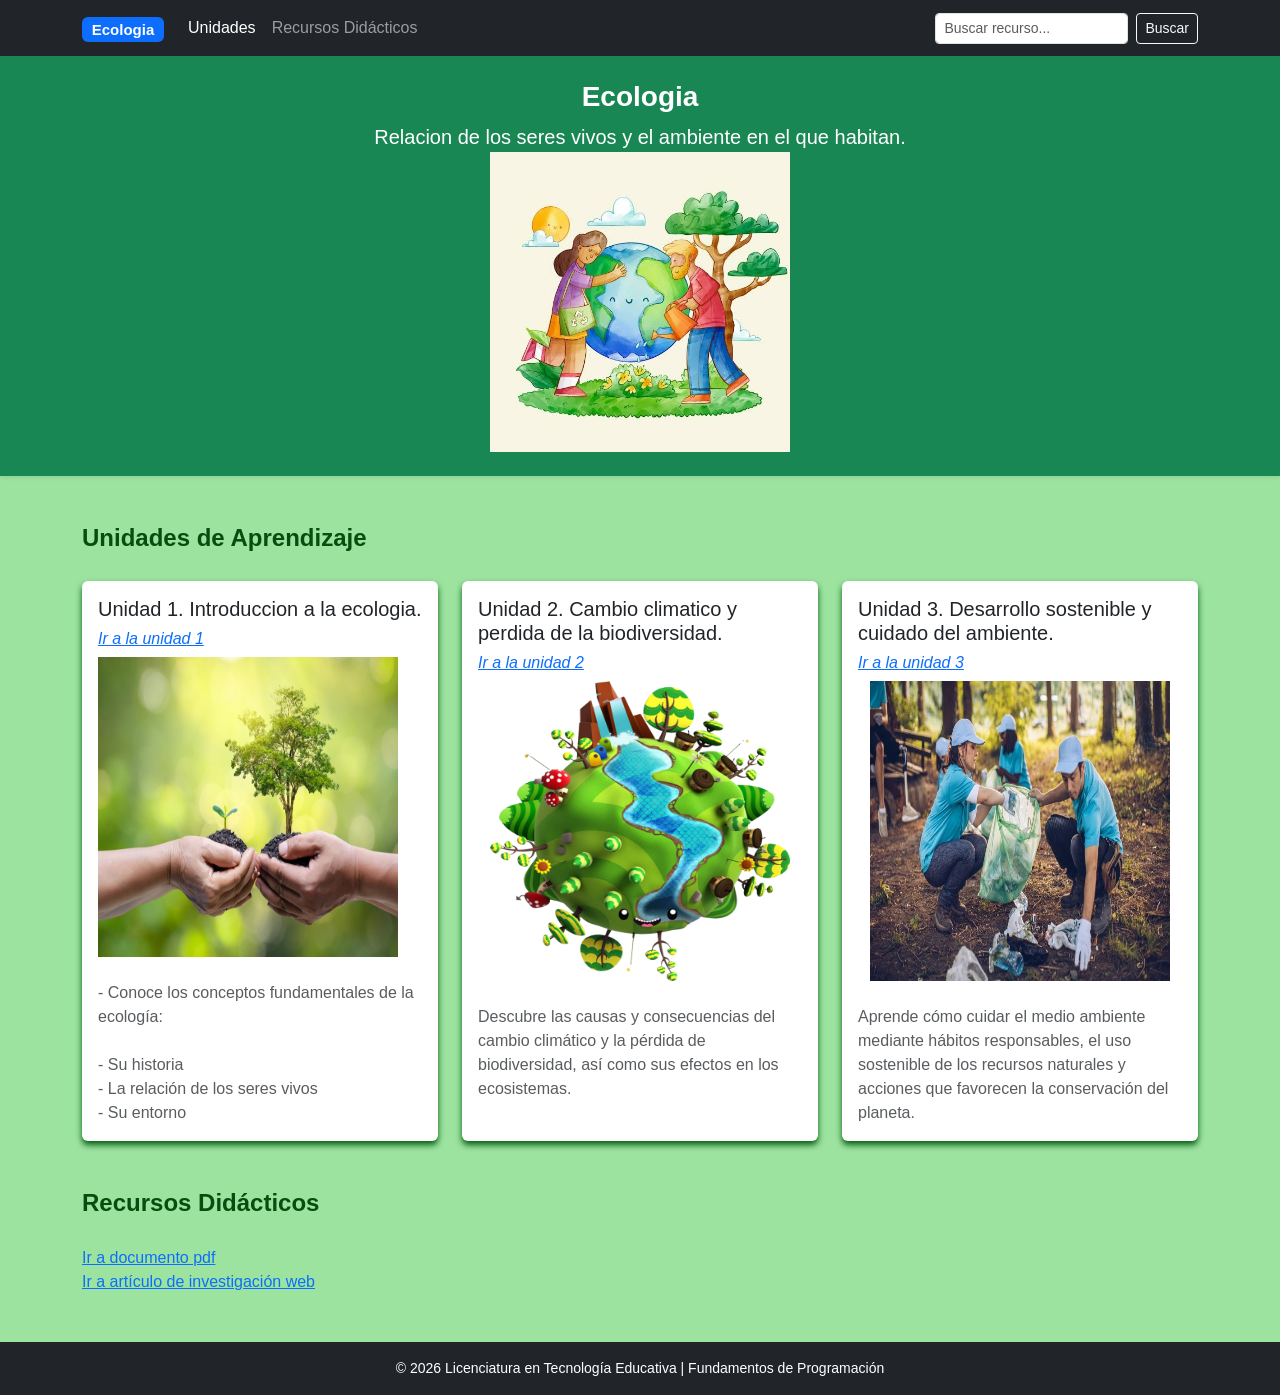
<file: index.html>
<!DOCTYPE html>
<!-- SEMÁNTICA Y ACCESIBILIDAD: Declaración  del idioma -->
<html lang="es">
<head>
    <meta charset="UTF-8">
    <!-- RESPONSIVE: Ajuste para dispositivos móviles -->
    <meta name="viewport" content="width=device-width, initial-scale=1.0">
    <title>Ecologia</title>
    <!-- FRAMEWORK: CDN de Bootstrap 5 -->
    <link href="https://cdn.jsdelivr.net/npm/bootstrap@5.3.0/dist/css/bootstrap.min.css" rel="stylesheet">
    <!-- CSS3 PERSONALIZADO: Estilos propios e identidad visual -->
    <link rel="stylesheet" href="estilos.css">



</header>
</head>

<body>


    </div>
    <!-- 1. CABECERA (HEADER): Navbar de Bootstrap + HTML5 Semántico -->
    <header>
        <nav class="navbar navbar-expand-lg navbar-dark bg-dark">
            <div class="container">
                <!-- Logo -->
                <a class="navbar-brand fw-bold">
                    <span class="badge bg-primary">Ecologia</span>
                </a>            
                <!-- Menú de navegación principal -->
                <div class="collapse navbar-collapse" id="navMenu">
                    <ul class="navbar-nav me-auto mb-2 mb-lg-0">
                        <li class="nav-item"><a class="nav-link active" href="#unidades">Unidades</a></li>
                        <li class="nav-item"><a class="nav-link" href="#recursos">Recursos Didácticos</a></li>
                    </ul>

                    <!-- Cuadro de búsqueda -->
                    <form class="d-flex" role="search">
                        <input class="form-control me-2 form-control-sm" type="search" placeholder="Buscar recurso...">
                        <button class="btn btn-outline-light btn-sm" type="submit">Buscar</button>
                    </form>
                </div>
            </div>
        </nav>

        <!-- Breve descripción del sitio) -->
        <div class="bg-success text-white text-center py-4 px-3 shadow-sm">
            <h1 class="h3 fw-bold">Ecologia</h1>
            <p class="mb-0 lead">Relacion de los seres vivos y el ambiente en el que habitan.</p>
            <img src="intro.jpg" height="300" width="300"><br>


    </div>
        </div>
    </header>

        <!-- CONTENIDO PRINCIPAL -->
    <main class="container my-5">
    <!-- 2. SECCIÓN: UNIDADES DEL CURSO (Maquetación con Bootstrap Grid) -->
        <section id="unidades" class="mb-5">
            <h2 class="h4 text-center mb-4 titulo-seccion">Unidades de Aprendizaje</h2>
            <div class="row g-4">

                <!-- UNIDAD 1 -->
                <article class="col-md-4">
                    <div class="card h-100 tarjeta-educativa">
                        <div class="card-body">
                            <h3 class="card-title h5">Unidad 1. Introduccion a la ecologia. </h3>
                            <h6><i><a href="Introduccion.html">Ir a la unidad 1</a></i></h6>
                            <img src="uni1.jpg" height="300" width="300"><br>
                            <p class="card-text text-muted"><br>
                                - Conoce los conceptos fundamentales de la ecología:<br>
                                <br>
                                - Su historia<br>
                                - La relación de los seres vivos<br>
                                - Su entorno</p>
                        </div>
                    </div>
                </article>

                <!-- UNIDAD 2 -->
                <article class="col-md-4">
                    <div class="card h-100 tarjeta-educativa">
                        <div class="card-body">
                            <h3 class="card-title h5">Unidad 2. Cambio climatico y perdida de la biodiversidad.</h3>
                            <h6><i><a href="Cambioclimatico.html">Ir a la unidad 2</a></i></h6>
                            <center><img src="uni2.png" height="300" width="300"></center><br>
                            <p class="card-text text-muted">Descubre las causas y consecuencias del cambio climático y la pérdida de biodiversidad, así como sus efectos en los ecosistemas.</p>
                    </div>
                </article>

                <!-- UNIDAD 3 -->
                <article class="col-md-4">
                    <div class="card h-100 tarjeta-educativa">
                        <div class="card-body">
                            <h3 class="card-title h5">Unidad 3. Desarrollo sostenible y cuidado del ambiente.</h3>
                            <h6><i><a href="desarrollosostenible.html">Ir a la unidad 3</a></i></h6>
                            <center><img src="uni3.jpg" height="300" width="300"></center><br>
                            <p class="card-text text-muted">Aprende cómo cuidar el medio ambiente mediante hábitos responsables, el uso sostenible de los recursos naturales y acciones que favorecen la conservación del planeta.</p>
                        </div>
                    </div>
                </article>

                            </div>
        </section>




        <!-- 3. SECCIÓN: RECURSOS DIDÁCTICOS (Componentes Educativos) -->
        <section id="recursos">
                <h2 class="h4 text-center mb-4 titulo-seccion">Recursos Didácticos</h2><br>
                <!-- Lectura / Texto -->
                <a href="https://www.uaeh.edu.mx/investigacion/productos/4774/ecologia.pdf">Ir a documento pdf </a> <br>
                <!-- Artículo Web -->
                <a href="https://www.scielo.org.mx/scielo.php?script=sci_arttext&pid=S1870-34532017000500150">Ir a artículo de investigación web </a> 
        </section>
    </main>

        <!-- PIE DE PÁGINA (FOOTER) -->
    <footer class="bg-dark text-white text-center py-3 mt-auto">
        <p class="mb-0 small">&copy; 2026 Licenciatura en Tecnología Educativa | Fundamentos de Programación</p>
    </footer>
</body>
</html>
</file>
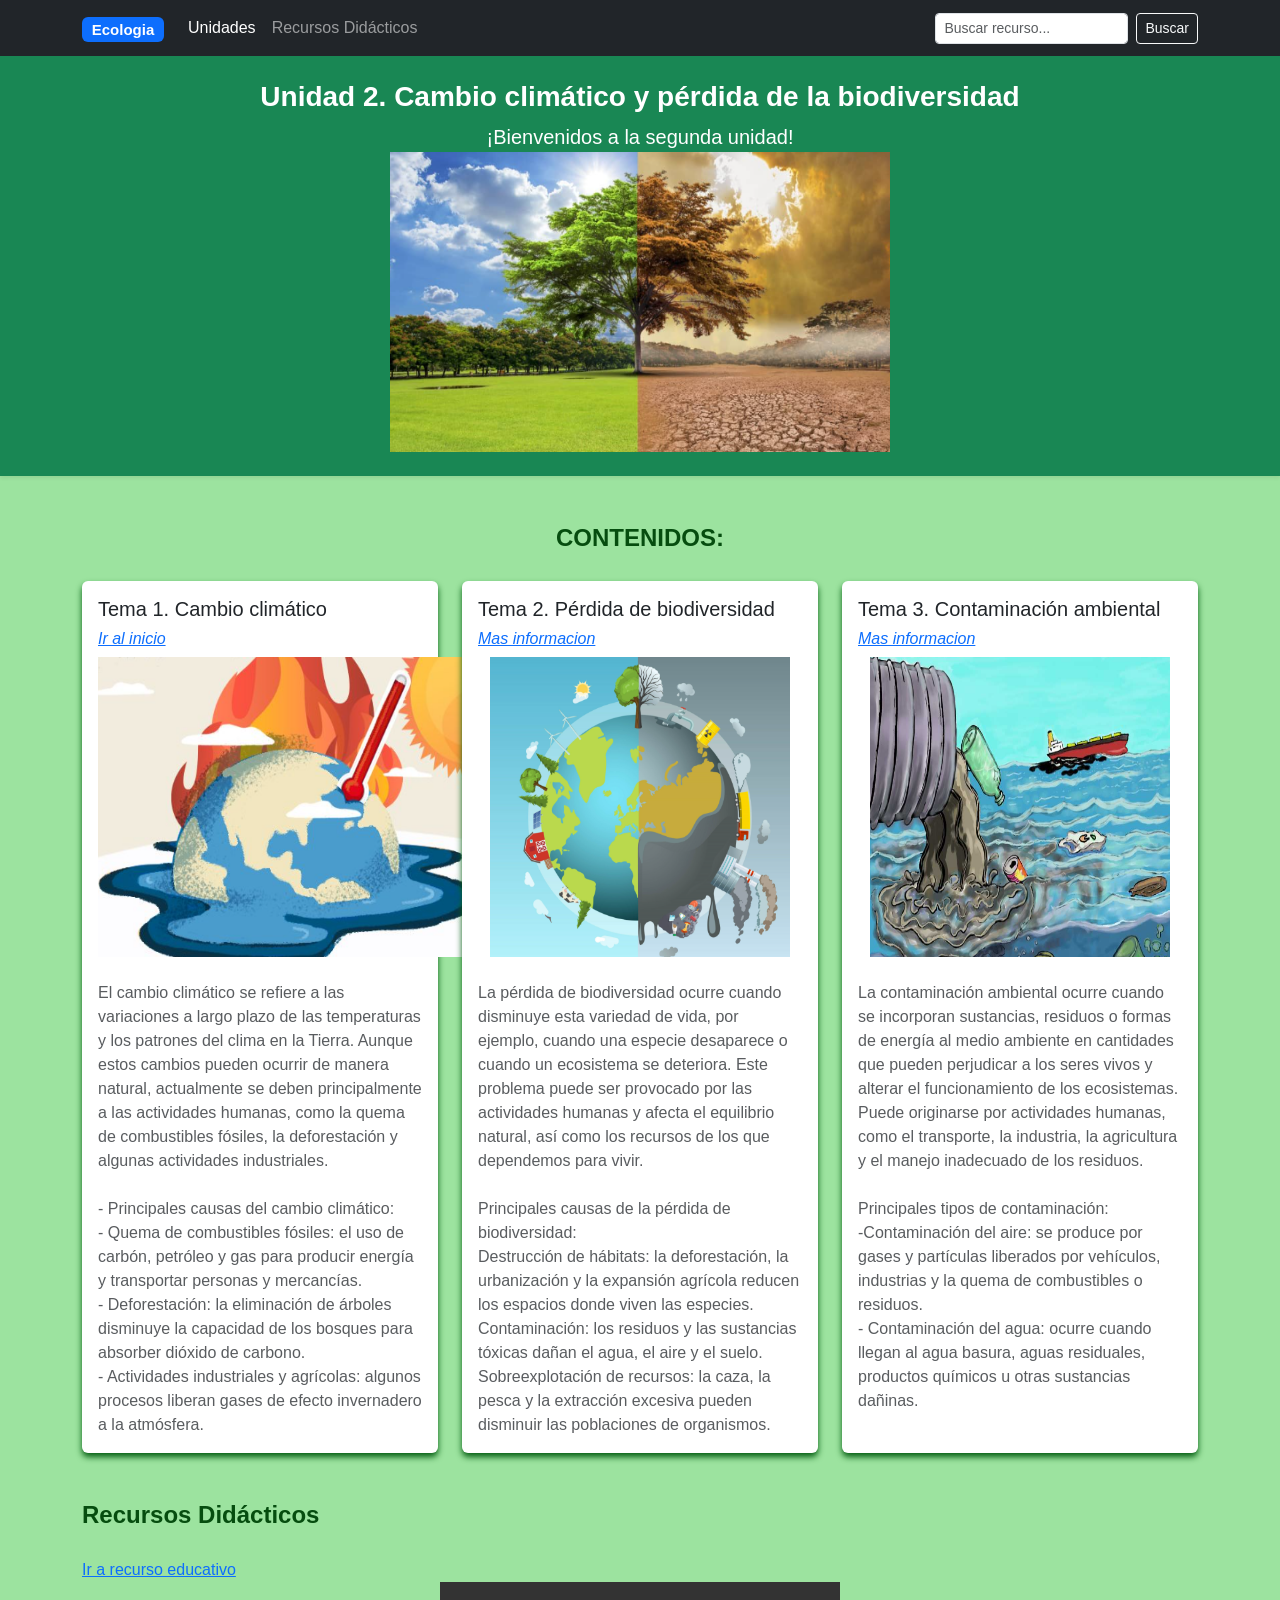
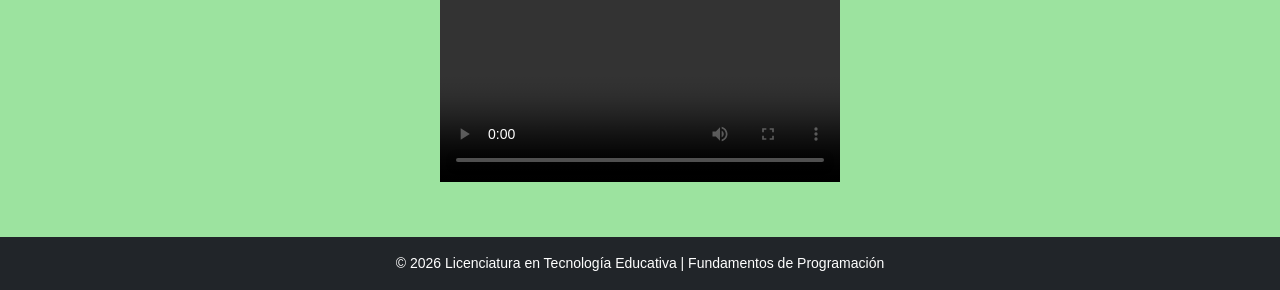
<file: Cambioclimatico.html>
<!DOCTYPE html>
<!-- SEMÁNTICA Y ACCESIBILIDAD: Declaración  del idioma -->
<html lang="es">
<head>
    <meta charset="UTF-8">
    <!-- RESPONSIVE: Ajuste para dispositivos móviles -->
    <meta name="viewport" content="width=device-width, initial-scale=1.0">
    <title>Unidad 2</title>
    <!-- FRAMEWORK: CDN de Bootstrap 5 -->
    <link href="https://cdn.jsdelivr.net/npm/bootstrap@5.3.0/dist/css/bootstrap.min.css" rel="stylesheet">
    <!-- CSS3 PERSONALIZADO: Estilos propios e identidad visual -->
    <link rel="stylesheet" href="estilos.css">
</head>

<body>
    <!-- 1. CABECERA (HEADER): Navbar de Bootstrap + HTML5 Semántico -->
    <header>
        <nav class="navbar navbar-expand-lg navbar-dark bg-dark">
            <div class="container">
                <!-- Logo -->
                <a class="navbar-brand fw-bold">
                    <span class="badge bg-primary">Ecologia</span>
                </a>            
                <!-- Menú de navegación principal -->
                <div class="collapse navbar-collapse" id="navMenu">
                    <ul class="navbar-nav me-auto mb-2 mb-lg-0">
                        <li class="nav-item"><a class="nav-link active" href="#unidades">Unidades</a></li>
                        <li class="nav-item"><a class="nav-link" href="#recursos">Recursos Didácticos</a></li>
                    </ul>

                    <!-- Cuadro de búsqueda -->
                    <form class="d-flex" role="search">
                        <input class="form-control me-2 form-control-sm" type="search" placeholder="Buscar recurso...">
                        <button class="btn btn-outline-light btn-sm" type="submit">Buscar</button>
                    </form>
                </div>
            </div>
        </nav>

        <!-- Breve descripción del sitio) -->
        <div class="bg-success text-white text-center py-4 px-3 shadow-sm">
            <h1 class="h3 fw-bold">Unidad 2. Cambio climático y pérdida de la biodiversidad</h1>
            <p class="mb-0 lead">¡Bienvenidos a la segunda unidad!</p>
            <img src="cambio.png" height="300" width="500"><br>
        </div>
    </header>

        <!-- CONTENIDO PRINCIPAL -->
    <main class="container my-5">
    <!-- 2. SECCIÓN: UNIDADES DEL CURSO (Maquetación con Bootstrap Grid) -->
        <section id="unidades" class="mb-5">
            <center><h2 class="h4 text-center mb-4 titulo-seccion">CONTENIDOS:</h2></center>
            <div class="row g-4">

                <!-- Cambio -->
                <article class="col-md-4">
                    <div class="card h-100 tarjeta-educativa">
                        <div class="card-body">
                            <h3 class="card-title h5">Tema 1. Cambio climático</h3>
                            <h6><i><a href="index.html">Ir al inicio</a></i></h6>
                            <img src="clima.png" height="300" width="380"><br>
                            <p class="card-text text-muted"><br>
                                El cambio climático se refiere a las variaciones a largo plazo de las temperaturas y los patrones del clima en la Tierra. Aunque estos cambios pueden ocurrir de manera natural, actualmente se deben principalmente a las actividades humanas, como la quema de combustibles fósiles, la deforestación y algunas actividades industriales.<br>
                                <br>
                                - Principales causas del cambio climático:<br>
                                - Quema de combustibles fósiles: el uso de carbón, petróleo y gas para producir energía y transportar personas y mercancías.<br>
                                - Deforestación: la eliminación de árboles disminuye la capacidad de los bosques para absorber dióxido de carbono.<br>
                                - Actividades industriales y agrícolas: algunos procesos liberan gases de efecto invernadero a la atmósfera.</p>
                        </div>
                    </div>
                </article>

                <!-- Perdida -->
                <article class="col-md-4">
                    <div class="card h-100 tarjeta-educativa">
                        <div class="card-body">
                            <h3 class="card-title h5">Tema 2. Pérdida de biodiversidad</h3>
                            <h6><i><a href="https://www.iberdrola.com/sostenibilidad/perdida-de-biodiversidad">Mas informacion</a></i></h6>
                            <center><img src="bio.png" height="300" width="300"></center><br>
                            <p class="card-text text-muted">La pérdida de biodiversidad ocurre cuando disminuye esta variedad de vida, por ejemplo, cuando una especie desaparece o cuando un ecosistema se deteriora. Este problema puede ser provocado por las actividades humanas y afecta el equilibrio natural, así como los recursos de los que dependemos para vivir.<br>
                                <br>
Principales causas de la pérdida de biodiversidad:<br>
Destrucción de hábitats: la deforestación, la urbanización y la expansión agrícola reducen los espacios donde viven las especies.<br>
Contaminación: los residuos y las sustancias tóxicas dañan el agua, el aire y el suelo.<br>
Sobreexplotación de recursos: la caza, la pesca y la extracción excesiva pueden disminuir las poblaciones de organismos.</p>
                        </div>
                    </div>
                </article>

                <!-- Contaminacion -->
                <article class="col-md-4">
                    <div class="card h-100 tarjeta-educativa">
                        <div class="card-body">
                            <h3 class="card-title h5">Tema 3. Contaminación ambiental</h3>
                            <h6><i><a href="https://www.fundacionaquae.org/wiki/causas-contaminacion-ambiental/">Mas informacion</a></i></h6>
                            <center><img src="conta.png" height="300" width="300"></center><br>
                            <p class="card-text text-muted">La contaminación ambiental ocurre cuando se incorporan sustancias, residuos o formas de energía al medio ambiente en cantidades que pueden perjudicar a los seres vivos y alterar el funcionamiento de los ecosistemas. Puede originarse por actividades humanas, como el transporte, la industria, la agricultura y el manejo inadecuado de los residuos.<br>
                                <br>
Principales tipos de contaminación:<br>
-Contaminación del aire: se produce por gases y partículas liberados por vehículos, industrias y la quema de combustibles o residuos.<br>
- Contaminación del agua: ocurre cuando llegan al agua basura, aguas residuales, productos químicos u otras sustancias dañinas.<br></p>
                        </div>
                    </div>
                </article>

                            </div>
        </section>
        <!-- 3. SECCIÓN: RECURSOS DIDÁCTICOS (Componentes Educativos) -->
        <section id="recursos">
                <h2 class="h4 text-center mb-4 titulo-seccion">Recursos Didácticos</h2><br>
                 
                <!-- Lectura / Texto -->
            <a href="https://www.redalyc.org/pdf/5891/589165889006.pdf">Ir a recurso educativo </a> <br>
             <center>
        <video controls width="400">
            <source src="Videoindex.mp4" type="video/mp4">
            Tu navegador no soporta el audio.
        </video></center>
        </section>
    </main>

        <!-- PIE DE PÁGINA (FOOTER) -->
    <footer class="bg-dark text-white text-center py-3 mt-auto">
        <p class="mb-0 small">&copy; 2026 Licenciatura en Tecnología Educativa | Fundamentos de Programación</p>
    </footer>
</body>
</html>
</file>
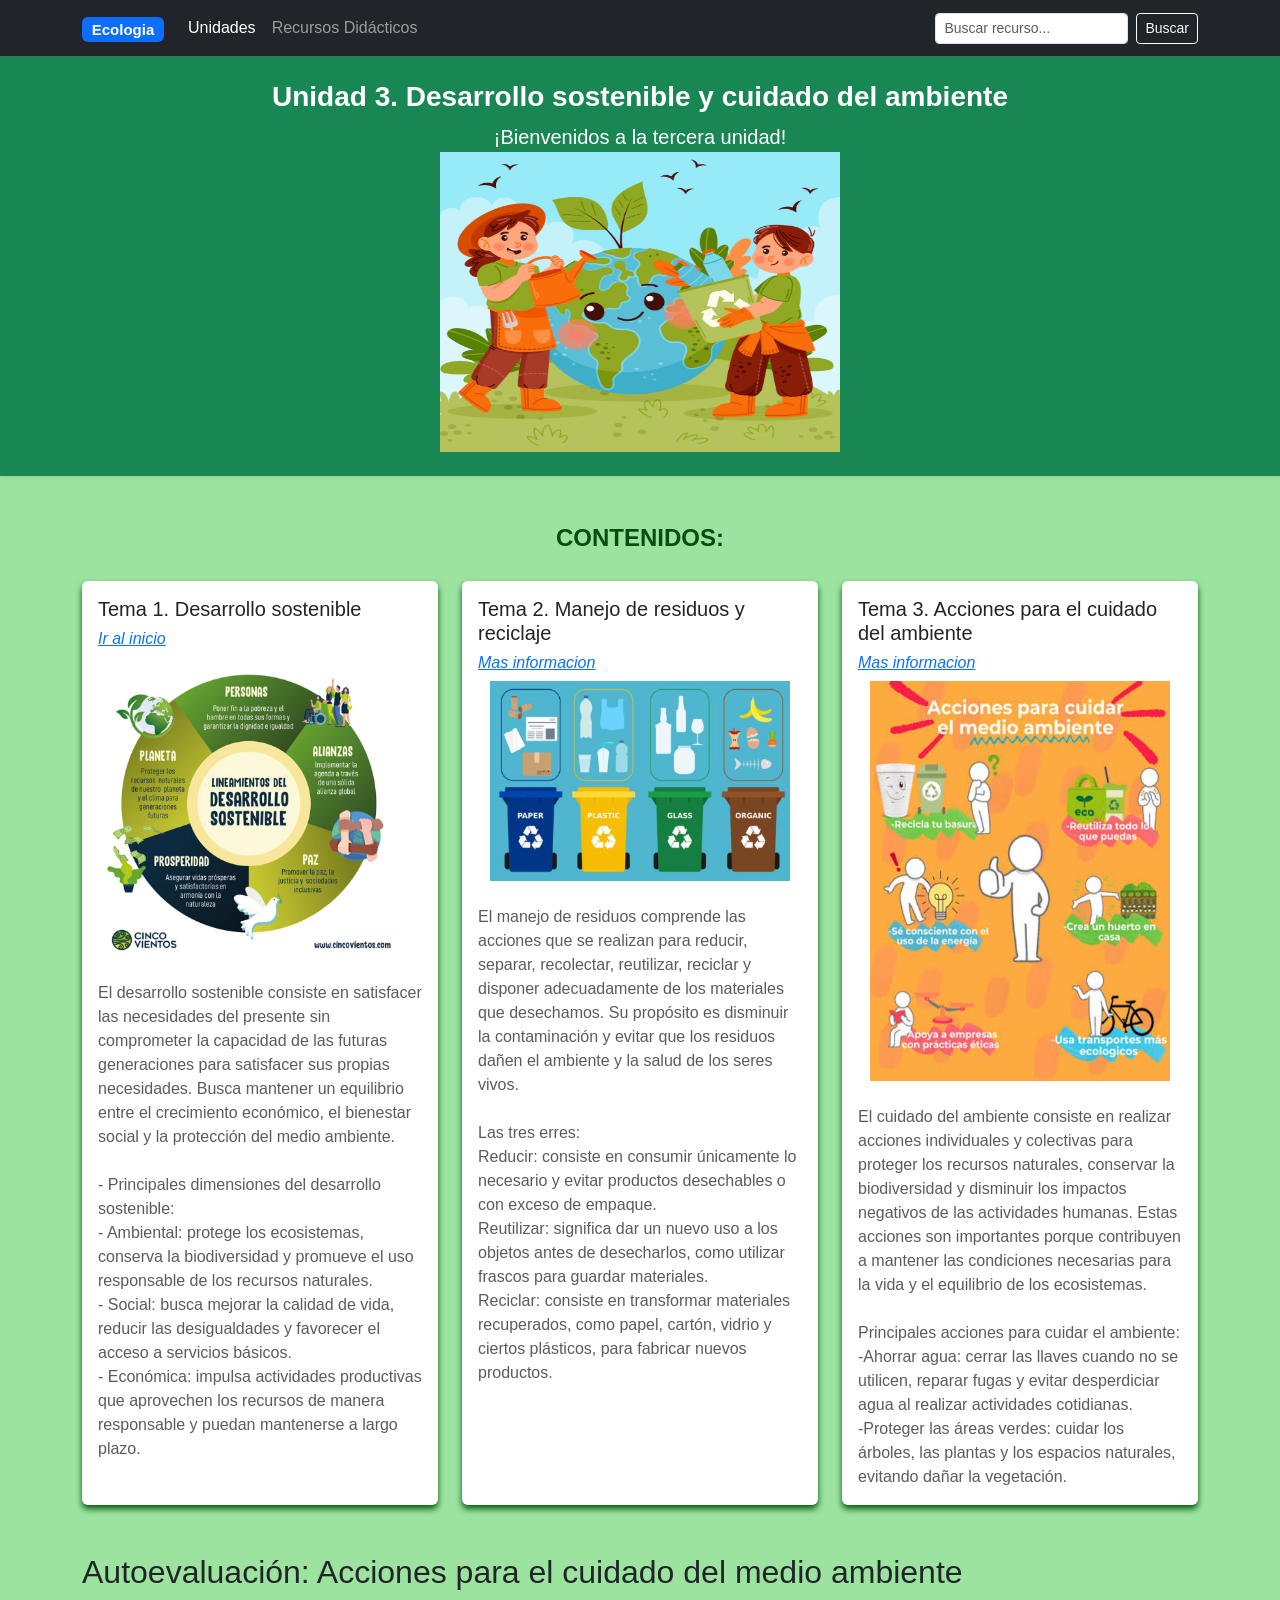
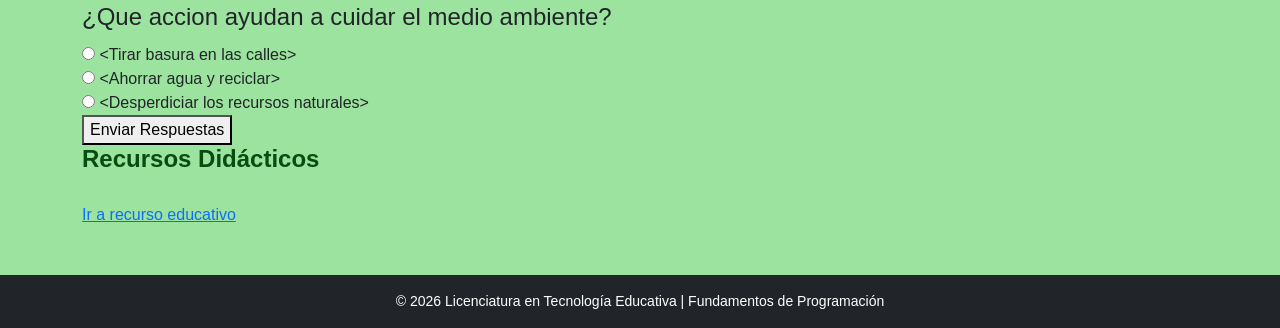
<file: desarrollosostenible.html>
<!DOCTYPE html>
<!-- SEMÁNTICA Y ACCESIBILIDAD: Declaración  del idioma -->
<html lang="es">
<head>
    <meta charset="UTF-8">
    <!-- RESPONSIVE: Ajuste para dispositivos móviles -->
    <meta name="viewport" content="width=device-width, initial-scale=1.0">
    <title>Unidad 3</title>
    <!-- FRAMEWORK: CDN de Bootstrap 5 -->
    <link href="https://cdn.jsdelivr.net/npm/bootstrap@5.3.0/dist/css/bootstrap.min.css" rel="stylesheet">
    <!-- CSS3 PERSONALIZADO: Estilos propios e identidad visual -->
    <link rel="stylesheet" href="estilos.css">
</head>

<body>
    <!-- 1. CABECERA (HEADER): Navbar de Bootstrap + HTML5 Semántico -->
    <header>
        <nav class="navbar navbar-expand-lg navbar-dark bg-dark">
            <div class="container">
                <!-- Logo -->
                <a class="navbar-brand fw-bold">
                    <span class="badge bg-primary">Ecologia</span>
                </a>            
                <!-- Menú de navegación principal -->
                <div class="collapse navbar-collapse" id="navMenu">
                    <ul class="navbar-nav me-auto mb-2 mb-lg-0">
                        <li class="nav-item"><a class="nav-link active" href="#unidades">Unidades</a></li>
                        <li class="nav-item"><a class="nav-link" href="#recursos">Recursos Didácticos</a></li>
                    </ul>

                    <!-- Cuadro de búsqueda -->
                    <form class="d-flex" role="search">
                        <input class="form-control me-2 form-control-sm" type="search" placeholder="Buscar recurso...">
                        <button class="btn btn-outline-light btn-sm" type="submit">Buscar</button>
                    </form>
                </div>
            </div>
        </nav>

        <!-- Breve descripción del sitio) -->
        <div class="bg-success text-white text-center py-4 px-3 shadow-sm">
            <h1 class="h3 fw-bold">Unidad 3. Desarrollo sostenible y cuidado del ambiente</h1>
            <p class="mb-0 lead">¡Bienvenidos a la tercera unidad!</p>
            <img src="cuido.png" height="300" width="400"><br>
        </div>
    </header>

        <!-- CONTENIDO PRINCIPAL -->
    <main class="container my-5">
    <!-- 2. SECCIÓN: UNIDADES DEL CURSO (Maquetación con Bootstrap Grid) -->
        <section id="unidades" class="mb-5">
            <center><h2 class="h4 text-center mb-4 titulo-seccion">CONTENIDOS:</h2></center>
            <div class="row g-4">

                <!-- Cambio -->
                <article class="col-md-4">
                    <div class="card h-100 tarjeta-educativa">
                        <div class="card-body">
                            <h3 class="card-title h5">Tema 1. Desarrollo sostenible</h3>
                            <h6><i><a href="index.html">Ir al inicio</a></i></h6>
                            <img src="desa.png" height="300" width="300"><br>
                            <p class="card-text text-muted"><br>
                                El desarrollo sostenible consiste en satisfacer las necesidades del presente sin comprometer la capacidad de las futuras generaciones para satisfacer sus propias necesidades. Busca mantener un equilibrio entre el crecimiento económico, el bienestar social y la protección del medio ambiente.<br>
                                <br>
                                - Principales dimensiones del desarrollo sostenible:<br>
                                - Ambiental: protege los ecosistemas, conserva la biodiversidad y promueve el uso responsable de los recursos naturales.<br>
                                - Social: busca mejorar la calidad de vida, reducir las desigualdades y favorecer el acceso a servicios básicos.<br>
                                - Económica: impulsa actividades productivas que aprovechen los recursos de manera responsable y puedan mantenerse a largo plazo.</p>
                        </div>
                    </div>
                </article>

                <!-- Perdida -->
                <article class="col-md-4">
                    <div class="card h-100 tarjeta-educativa">
                        <div class="card-body">
                            <h3 class="card-title h5">Tema 2. Manejo de residuos y reciclaje</h3>
                            <h6><i><a href="https://onu-habitat.org/index.php/recolectar-y-eliminar-residuos-de-manera-eficiente">Mas informacion</a></i></h6>
                            <center><img src="residuo.png" height="200" width="300"></center><br>
                            <p class="card-text text-muted">El manejo de residuos comprende las acciones que se realizan para reducir, separar, recolectar, reutilizar, reciclar y disponer adecuadamente de los materiales que desechamos. Su propósito es disminuir la contaminación y evitar que los residuos dañen el ambiente y la salud de los seres vivos.<br>
                                <br>
Las tres erres:<br>
Reducir: consiste en consumir únicamente lo necesario y evitar productos desechables o con exceso de empaque.<br>
Reutilizar: significa dar un nuevo uso a los objetos antes de desecharlos, como utilizar frascos para guardar materiales.<br>
Reciclar: consiste en transformar materiales recuperados, como papel, cartón, vidrio y ciertos plásticos, para fabricar nuevos productos.</p>
                        </div>
                    </div>
                </article>

                <!-- Contaminacion -->
                <article class="col-md-4">
                    <div class="card h-100 tarjeta-educativa">
                        <div class="card-body">
                            <h3 class="card-title h5">Tema 3. Acciones para el cuidado del ambiente</h3>
                            <h6><i><a href="https://eacnur.org/es/blog/acciones-cuidar-medio-ambiente-casa">Mas informacion</a></i></h6>
                            <center><img src="acc.png" height="400" width="300"></center><br>
                            <p class="card-text text-muted">El cuidado del ambiente consiste en realizar acciones individuales y colectivas para proteger los recursos naturales, conservar la biodiversidad y disminuir los impactos negativos de las actividades humanas. Estas acciones son importantes porque contribuyen a mantener las condiciones necesarias para la vida y el equilibrio de los ecosistemas.<br>
                                <br>
Principales acciones para cuidar el ambiente:<br>
-Ahorrar agua: cerrar las llaves cuando no se utilicen, reparar fugas y evitar desperdiciar agua al realizar actividades cotidianas.<br>
-Proteger las áreas verdes: cuidar los árboles, las plantas y los espacios naturales, evitando dañar la vegetación.<br></p>
                    </div>
                </article>

                            </div>
        </section>
        <main class="quiz-container">
  <h2>Autoevaluación: Acciones para el cuidado del medio ambiente</h2>
  <form id="quizForm">
    <fieldset>
      <legend>¿Que accion ayudan a cuidar el medio ambiente?</legend>
      <label><input type="radio" name="p1" value="a"> &lt;Tirar basura en las calles&gt;</label><br>
      <label><input type="radio" name="p1" value="b"> &lt;Ahorrar agua y reciclar&gt;</label><br>
      <label><input type="radio" name="p1" value="c"> &lt;Desperdiciar los recursos naturales&gt;</label>
    </fieldset>

    <button type="button" onclick="evaluarQuiz()">Enviar Respuestas</button>
  </form>

  <div id="resultado" class="feedback-box"></div>
</main>
<script src="script.js"></script>

        <!-- 3. SECCIÓN: RECURSOS DIDÁCTICOS (Componentes Educativos) -->
        <section id="recursos">
                <h2 class="h4 text-center mb-4 titulo-seccion">Recursos Didácticos</h2><br>
                <!-- Lectura / Texto -->
                <a href="https://www.redalyc.org/pdf/174/17412302003.pdf">Ir a recurso educativo </a> <br>
        </section>
    </main>

        <!-- PIE DE PÁGINA (FOOTER) -->
    <footer class="bg-dark text-white text-center py-3 mt-auto">
        <p class="mb-0 small">&copy; 2026 Licenciatura en Tecnología Educativa | Fundamentos de Programación</p>
    </footer>
</body>
</html>
</file>
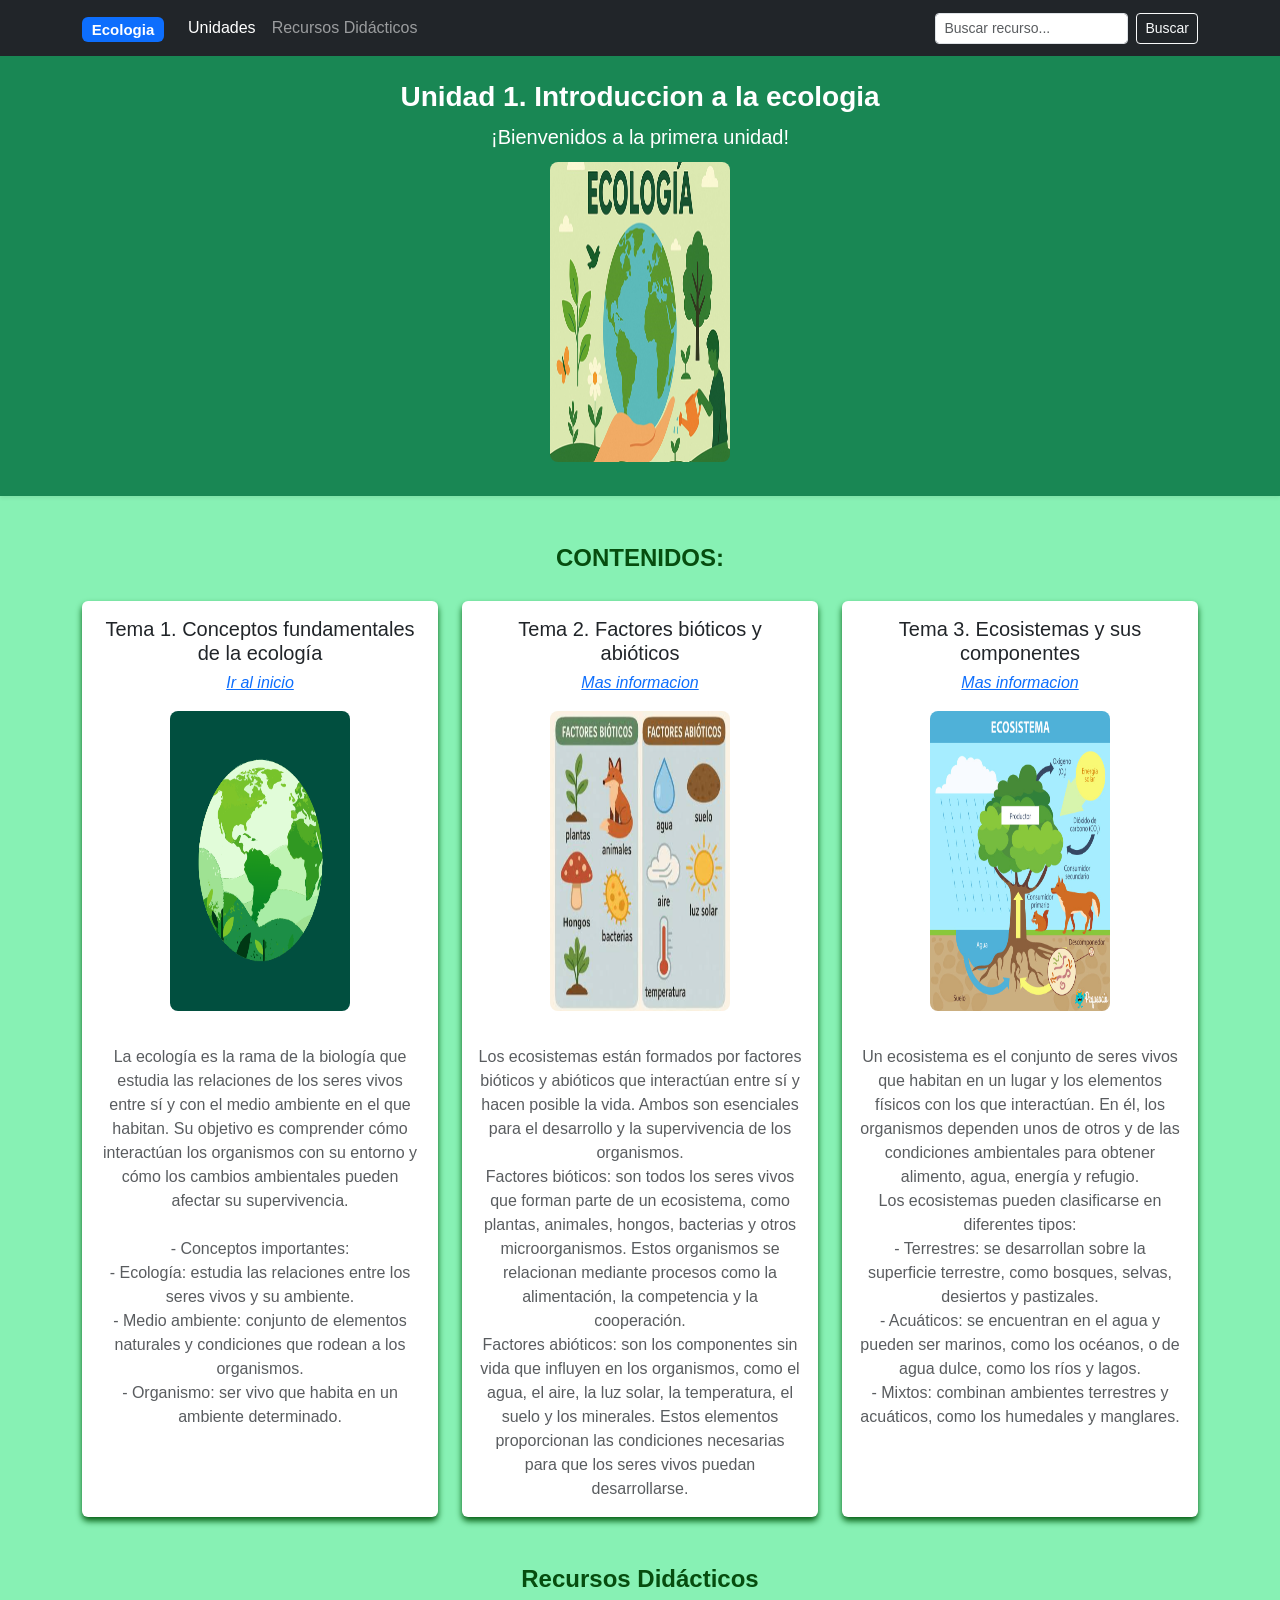
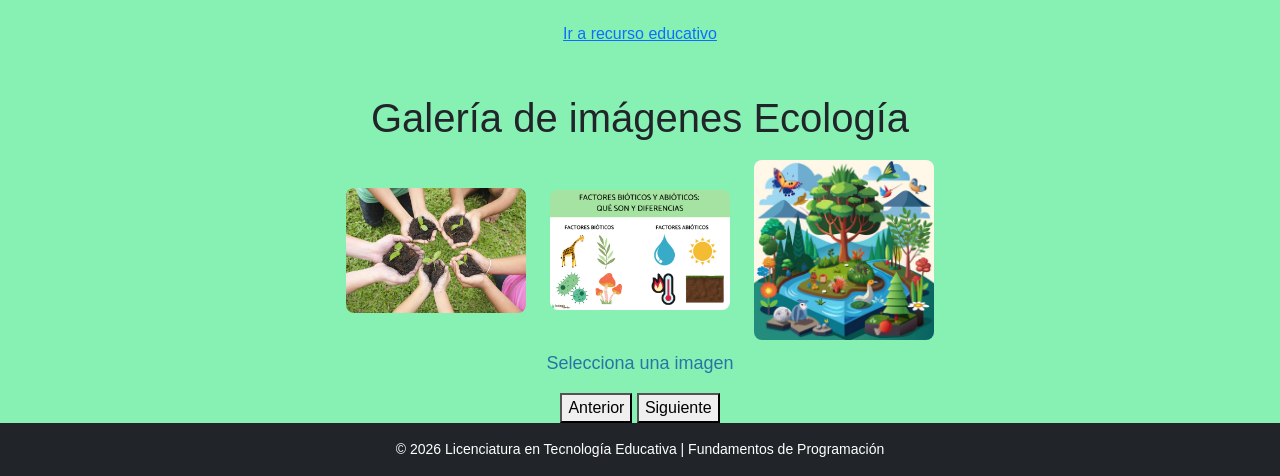
<file: Introduccion.html>
<!DOCTYPE html>
<!-- SEMÁNTICA Y ACCESIBILIDAD: Declaración  del idioma -->
<html lang="es">
<head>
    <meta charset="UTF-8">
    <!-- RESPONSIVE: Ajuste para dispositivos móviles -->
    <meta name="viewport" content="width=device-width, initial-scale=1.0">
    <title>Unidad 1</title>
    <!-- FRAMEWORK: CDN de Bootstrap 5 -->
    <link href="https://cdn.jsdelivr.net/npm/bootstrap@5.3.0/dist/css/bootstrap.min.css" rel="stylesheet">
    <!-- CSS3 PERSONALIZADO: Estilos propios e identidad visual -->
    <link rel="stylesheet" href="estilos.css">
</head>

<body>
    <!-- 1. CABECERA (HEADER): Navbar de Bootstrap + HTML5 Semántico -->
    <header>
        <nav class="navbar navbar-expand-lg navbar-dark bg-dark">
            <div class="container">
                <!-- Logo -->
                <a class="navbar-brand fw-bold">
                    <span class="badge bg-primary">Ecologia</span>
                </a>            
                <!-- Menú de navegación principal -->
                <div class="collapse navbar-collapse" id="navMenu">
                    <ul class="navbar-nav me-auto mb-2 mb-lg-0">
                        <li class="nav-item"><a class="nav-link active" href="#unidades">Unidades</a></li>
                        <li class="nav-item"><a class="nav-link" href="#recursos">Recursos Didácticos</a></li>
                    </ul>

                    <!-- Cuadro de búsqueda -->
                    <form class="d-flex" role="search">
                        <input class="form-control me-2 form-control-sm" type="search" placeholder="Buscar recurso...">
                        <button class="btn btn-outline-light btn-sm" type="submit">Buscar</button>
                    </form>
                </div>
            </div>
        </nav>

        <!-- Breve descripción del sitio) -->
        <div class="bg-success text-white text-center py-4 px-3 shadow-sm">
            <h1 class="h3 fw-bold">Unidad 1. Introduccion a la ecologia</h1>
            <p class="mb-0 lead">¡Bienvenidos a la primera unidad!</p>
            <img src="eco1.png" height="300" width="500"><br>
        </div>
    </header>

        <!-- CONTENIDO PRINCIPAL -->
    <main class="container my-5">
    <!-- 2. SECCIÓN: UNIDADES DEL CURSO (Maquetación con Bootstrap Grid) -->
        <section id="unidades" class="mb-5">
            <center><h2 class="h4 text-center mb-4 titulo-seccion">CONTENIDOS:</h2></center>
            <div class="row g-4">

                <!-- Conceptos -->
                <article class="col-md-4">
                    <div class="card h-100 tarjeta-educativa">
                        <div class="card-body">
                            <h3 class="card-title h5">Tema 1. Conceptos fundamentales de la ecología </h3>
                            <h6><i><a href="index.html">Ir al inicio</a></i></h6>
                            <img src="mundo.png" height="300" width="300"><br>
                            <p class="card-text text-muted"><br>
                                La ecología es la rama de la biología que estudia las relaciones de los seres vivos entre sí y con el medio ambiente en el que habitan. Su objetivo es comprender cómo interactúan los organismos con su entorno y cómo los cambios ambientales pueden afectar su supervivencia.<br>
                                <br>
                                - Conceptos importantes:<br>
                                - Ecología: estudia las relaciones entre los seres vivos y su ambiente.<br>
                                - Medio ambiente: conjunto de elementos naturales y condiciones que rodean a los organismos.<br>
                                - Organismo: ser vivo que habita en un ambiente determinado.</p>
                        </div>
                    </div>
                </article>

                <!-- Factores -->
                <article class="col-md-4">
                    <div class="card h-100 tarjeta-educativa">
                        <div class="card-body">
                            <h3 class="card-title h5">Tema 2. Factores bióticos y abióticos</h3>
                            <h6><i><a href="https://ecologiaverde.elperiodico.com/factores-bioticos-y-abioticos-que-son-y-diferencias-1260.html">Mas informacion</a></i></h6>
                            <center><img src="factores.png" height="300" width="300"></center><br>
                            <p class="card-text text-muted">Los ecosistemas están formados por factores bióticos y abióticos que interactúan entre sí y hacen posible la vida. Ambos son esenciales para el desarrollo y la supervivencia de los organismos.<br>
Factores bióticos: son todos los seres vivos que forman parte de un ecosistema, como plantas, animales, hongos, bacterias y otros microorganismos. Estos organismos se relacionan mediante procesos como la alimentación, la competencia y la cooperación.<br>
Factores abióticos: son los componentes sin vida que influyen en los organismos, como el agua, el aire, la luz solar, la temperatura, el suelo y los minerales. Estos elementos proporcionan las condiciones necesarias para que los seres vivos puedan desarrollarse.<br></p>
                        </div>
                    </div>
                </article>

                <!-- Ecosistemas -->
                <article class="col-md-4">
                    <div class="card h-100 tarjeta-educativa">
                        <div class="card-body">
                            <h3 class="card-title h5">Tema 3. Ecosistemas y sus componentes</h3>
                            <h6><i><a href="https://concepto.de/ecosistemas/">Mas informacion</a></i></h6>
                            <center><img src="ecosis.png" height="300" width="300"></center><br>
                            <p class="card-text text-muted">Un ecosistema es el conjunto de seres vivos que habitan en un lugar y los elementos físicos con los que interactúan. En él, los organismos dependen unos de otros y de las condiciones ambientales para obtener alimento, agua, energía y refugio.<br>
Los ecosistemas pueden clasificarse en diferentes tipos:<br>
- Terrestres: se desarrollan sobre la superficie terrestre, como bosques, selvas, desiertos y pastizales.<br>
- Acuáticos: se encuentran en el agua y pueden ser marinos, como los océanos, o de agua dulce, como los ríos y lagos.<br>
- Mixtos: combinan ambientes terrestres y acuáticos, como los humedales y manglares.</p>
                        </div>
                    </div>
                </article>

                            </div>
        </section>
        <!-- 3. SECCIÓN: RECURSOS DIDÁCTICOS (Componentes Educativos) -->
        <section id="recursos">
                <h2 class="h4 text-center mb-4 titulo-seccion">Recursos Didácticos</h2><br>
                <!-- Lectura / Texto -->
                <a href="https://concepto.de/ecologia/">Ir a recurso educativo </a> <br>
        </section>
    </main>

    <style>
    body {
      font-family: Arial;
      text-align: center;
      background: #87f1b4;
    }
    img {
      width: 180px;
      margin: 10px;
      cursor: pointer;
      border-radius: 8px;
    }

    .grande {
      width: 350px;
      border: 4px solid #2874a6;
    }

    #info {
      font-size: 18px;
      color: #2874a6;
      
    }
  </style>
</head>

<body>
  <h1>Galería de imágenes Ecología</h1>

  <img src="planta.jpg" alt="Ecología"
       onclick="mostrar(0)">

  <img src="factor.jpg" alt="Factores"
       onclick="mostrar(1)">

  <img src="ecosistema.avif" alt="Ecosistemas"
       onclick="mostrar(2)">

  <p id="info">Selecciona una imagen</p>

  <button onclick="cambiar(-1)">Anterior</button>
  <button onclick="cambiar(1)">Siguiente</button>

  <script src="script.js"></script>
</body>
</html>


        <!-- PIE DE PÁGINA (FOOTER) -->
    <footer class="bg-dark text-white text-center py-3 mt-auto">
        <p class="mb-0 small">&copy; 2026 Licenciatura en Tecnología Educativa | Fundamentos de Programación</p>
    </footer>
</body>
</html>
</file>
<file: estilos.css>
/* 1. CSS3 E IDENTIDAD VISUAL:
Definicion de Variables de Color */
:root {
--color-primario: #63bc75;
--color-fondo: #9ce39f;
--borde-tarjeta: 4px solid var(--color-
primario);
}

/* 2. ESTILOS BASICOS Y TIPOGRAFIA */
body {
background-color: var(--color-fondo);
font-family: 'Segoe UI', Tahoma, Geneva,
Verdana, sans-serif;
}


/* Identidad visual de la seccion */
.titulo-seccion {
color: #064d0f;
font-weight: 700;
border-bottom: 2px solid var(--color-
primario);
display: inline-block;

padding-bottom: 5px;

}

/* 3. CAJAS Y BORDES (Personalizacion sobre
Bootstrap) */

.tarjeta-educativa {

border: none;

border-top: var(--borde-tarjeta);

box-shadow: 0 4px 6px rgb(4, 94, 18);

/* Transicion para el efecto interactivo al
pasar el cursor */

transition: transform 0.2s ease, box-shadow
0.2s ease;

}


/* Interacción visual (Hover) */

.tarjeta-educativa:hover {

transform: translateY(-4px);

box-shadow: 0 8px 12px rgba(0, 0, 0, 0.15);

}

/* 4. DISEÑO ADAPTABLE (Responsive con
Media Queries) */

/* Ajuste de márgenes y bordes para
pantallas pequeñas */

@media (max-width: 768px) {

.titulo-seccion {

font-size: 1.25rem;

}


/* Modifica el borde visual de la tarjeta
cuando pasa a vista vertical */

.tarjeta-educativa {

border-top: none;

border-left: var(--borde-tarjeta);

}

}
</file>
